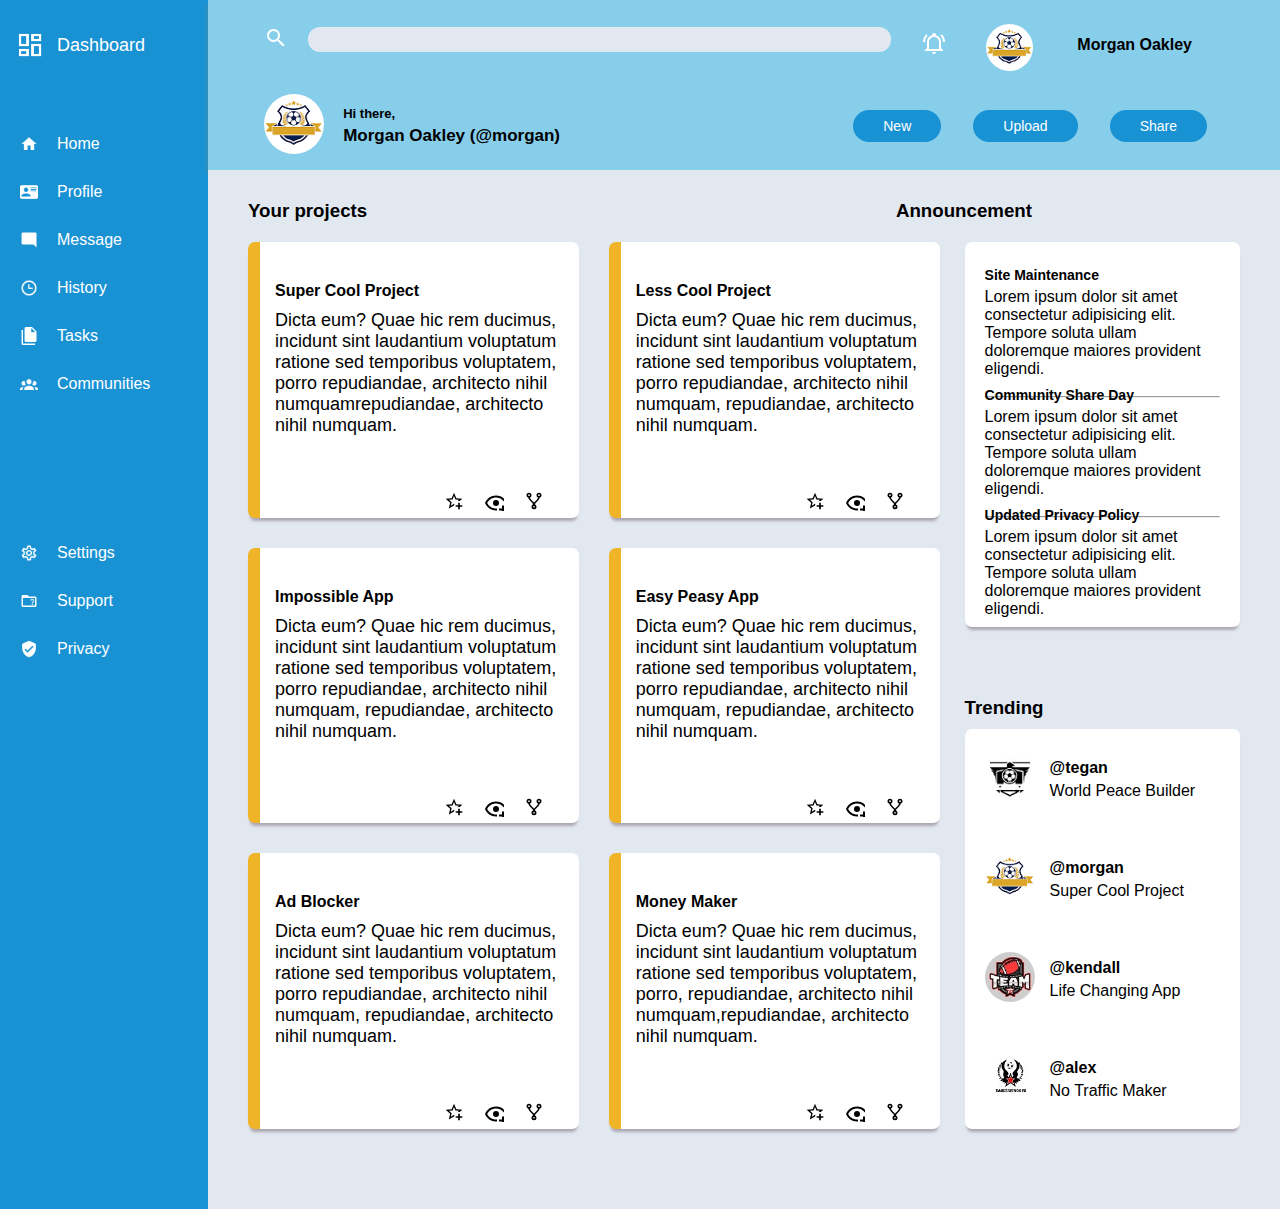
<file: index.html>
<!DOCTYPE html>
<html lang="en">
  <head>
    <meta charset="UTF-8" />
    <meta http-equiv="X-UA-Compatible" content="IE=edge" />
    <meta name="viewport" content="width=device-width, initial-scale=1.0" />
    <link rel="stylesheet" href="style.css" />
    <title>Document</title>
  </head>
  <body>
    <!-- Main container -->
    <main class="main-container">
      <aside>
        <nav>
          <div class="navbar_header">
            <img src="images/view-dashboard-outline.png" alt="dashboard" />
            <h1>Dashboard</h1>
          </div>

          <ul class="navbar_list">
            <li>
              <img src="images/home.png" alt="Home" class="navbar_icons" />Home
            </li>

            <li>
              <img
                src="images/card-account-details.png"
                alt="profile"
                class="navbar_icons"
              />Profile
            </li>
            <li>
              <img
                src="images/message-reply.png"
                alt="message"
                class="navbar_icons"
              />Message
            </li>

            <li>
              <img
                src="images/clock-time-three-outline.png"
                alt="clock"
                class="navbar_icons"
              />History
            </li>

            <li>
              <img
                src="images/file-multiple.png"
                alt="tasks"
                class="navbar_icons"
              />Tasks
            </li>

            <li>
              <img
                src="images/account-group.png"
                alt="communities"
                class="navbar_icons"
              />Communities
            </li>

            <!-- extra spacing -->

            <li>
              <img
                src="images/cog-outline.png"
                alt="settings"
                class="navbar_icons"
              />Settings
            </li>

            <li>
              <img
                src="images/folder-question-outline.png"
                alt="support"
                class="navbar_icons"
              />Support
            </li>

            <li>
              <img
                src="images/shield-check.png"
                alt="privacy"
                class="navbar_icons"
              />Privacy
            </li>
          </ul>
        </nav>
      </aside>

      <header>
        <!-- top headers -->
        <div class="header-top">
          <div class="search">
            <div>
              <img src="images/magnify.png" alt="magnify" />
            </div>
            <input type="search" name="search" />
          </div>
          <div class="top_header_side">
            <div class="bell_icon">
              <img src="images/bell-ring-outline.png" alt="bel" />
            </div>
            <div>
              <img
                src="images/dashboard logo.png"
                alt="small logo"
                class="top_logo"
              />
            </div>
            <p>Morgan Oakley</p>
          </div>
        </div>

        <!-- header bottom -->

        <div class="header_bottom">
          <div class="profile_pics">
            <div class="second_logo">
              <img src="images/dashboard logo.png" alt="big logo" />
            </div>
            <div>
              <p class="greetings">Hi there,</p>
              <p class="bottom_name">Morgan Oakley <span>(@morgan)</span></p>
            </div>
          </div>

          <!-- button sec -->
          <div class="button">
            <button class="btn">New</button>
            <button class="btn">Upload</button>
            <button class="btn">Share</button>
          </div>
        </div>
      </header>

      <!-- card section -->
      <section>
        <div class="section_heading">
          <h3>Your projects</h3>
          <h3>Announcement</h3>
        </div>
        <div class="section_content">
          <article class="first_article">
            <div class="card_content">
              <!-- individual cards -->
              <div>
                <h5>Super Cool Project</h5>
                <p>
                  Dicta eum? Quae hic rem ducimus, incidunt sint laudantium
                  voluptatum ratione sed temporibus voluptatem, porro
                  repudiandae, architecto nihil numquamrepudiandae, architecto
                  nihil numquam.
                </p>
              </div>
              <div class="cards_icons">
                <ul class="cards-ul">
                  <li>
                    <img src="images/star-plus-outline.svg" alt="star_plus" />
                  </li>
                  <li>
                    <img src="images/eye-plus-outline.svg" alt="eye_plus" />
                  </li>
                  <li>
                    <img src="images/source-fork.svg" alt="source_fork" />
                  </li>
                </ul>
              </div>
            </div>
            <div class="card_content">
              <div>
                <h5>Less Cool Project</h5>
                <p>
                  Dicta eum? Quae hic rem ducimus, incidunt sint laudantium
                  voluptatum ratione sed temporibus voluptatem, porro
                  repudiandae, architecto nihil numquam, repudiandae, architecto
                  nihil numquam.
                </p>
              </div>
              <div class="cards_icons">
                <ul class="cards-ul">
                  <li>
                    <img src="images/star-plus-outline.svg" alt="star_plus" />
                  </li>
                  <li>
                    <img src="images/eye-plus-outline.svg" alt="eye_plus" />
                  </li>
                  <li>
                    <img src="images/source-fork.svg" alt="source_fork" />
                  </li>
                </ul>
              </div>
            </div>

            <div class="card_content">
              <div>
                <h5>Impossible App</h5>
                <p>
                  Dicta eum? Quae hic rem ducimus, incidunt sint laudantium
                  voluptatum ratione sed temporibus voluptatem, porro
                  repudiandae, architecto nihil numquam, repudiandae, architecto
                  nihil numquam.
                </p>
              </div>
              <div class="cards_icons">
                <ul class="cards-ul">
                  <li>
                    <img src="images/star-plus-outline.svg" alt="star_plus" />
                  </li>
                  <li>
                    <img src="images/eye-plus-outline.svg" alt="eye_plus" />
                  </li>
                  <li>
                    <img src="images/source-fork.svg" alt="source_fork" />
                  </li>
                </ul>
              </div>
            </div>
            <div class="card_content">
              <div>
                <h5>Easy Peasy App</h5>
                <p>
                  Dicta eum? Quae hic rem ducimus, incidunt sint laudantium
                  voluptatum ratione sed temporibus voluptatem, porro
                  repudiandae, architecto nihil numquam, repudiandae, architecto
                  nihil numquam.
                </p>
              </div>
              <div class="cards_icons">
                <ul class="cards-ul">
                  <li>
                    <img src="images/star-plus-outline.svg" alt="star_plus" />
                  </li>
                  <li>
                    <img src="images/eye-plus-outline.svg" alt="eye_plus" />
                  </li>
                  <li>
                    <img src="images/source-fork.svg" alt="source_fork" />
                  </li>
                </ul>
              </div>
            </div>
            <div class="card_content">
              <div>
                <h5>Ad Blocker</h5>
                <p>
                  Dicta eum? Quae hic rem ducimus, incidunt sint laudantium
                  voluptatum ratione sed temporibus voluptatem, porro
                  repudiandae, architecto nihil numquam, repudiandae, architecto
                  nihil numquam.
                </p>
              </div>
              <div class="cards_icons">
                <ul class="cards-ul">
                  <li>
                    <img src="images/star-plus-outline.svg" alt="star_plus" />
                  </li>
                  <li>
                    <img src="images/eye-plus-outline.svg" alt="eye_plus" />
                  </li>
                  <li>
                    <img src="images/source-fork.svg" alt="source_fork" />
                  </li>
                </ul>
              </div>
            </div>
            <div class="card_content">
              <div>
                <h5>Money Maker</h5>
                <p>
                  Dicta eum? Quae hic rem ducimus, incidunt sint laudantium
                  voluptatum ratione sed temporibus voluptatem, porro,
                  repudiandae, architecto nihil numquam,repudiandae, architecto
                  nihil numquam.
                </p>
              </div>
              <div class="cards_icons">
                <ul class="cards-ul">
                  <li>
                    <img src="images/star-plus-outline.svg" alt="star_plus" />
                  </li>
                  <li>
                    <img src="images/eye-plus-outline.svg" alt="eye_plus" />
                  </li>
                  <li>
                    <img src="images/source-fork.svg" alt="source_fork" />
                  </li>
                </ul>
              </div>
            </div>
          </article>

          <div class=".announcement_trend">
            <div class="announcement">
              <article class="second_article">
                <ul class="announce_ul">
                  <li class="listed_annouce">
                    <h5>Site Maintenance</h5>
                    <p>
                      Lorem ipsum dolor sit amet consectetur adipisicing elit.
                      Tempore soluta ullam doloremque maiores provident
                      eligendi.
                    </p>
                    <br />
                    <hr />
                  </li>
                  <li class="listed_annouce">
                    <h5>Community Share Day</h5>
                    <p>
                      Lorem ipsum dolor sit amet consectetur adipisicing elit.
                      Tempore soluta ullam doloremque maiores provident
                      eligendi.
                    </p>
                    <br />
                    <hr />
                  </li>
                  <li class="listed_annouce">
                    <h5>Updated Privacy Policy</h5>
                    <p>
                      Lorem ipsum dolor sit amet consectetur adipisicing elit.
                      Tempore soluta ullam doloremque maiores provident
                      eligendi.
                    </p>
                  </li>
                </ul>
              </article>
            </div>

            <!-- Trending  -->
            <div class="trending">
              <h3>Trending</h3>
              <article class="third_article">
                <ul class="trending_list">
                  <li class="trends">
                    <div>
                      <img src="images/first2_logo.jpg" alt="first_logo1" />
                    </div>
                    <div>
                      <p class="trend_names">@tegan</p>
                      <p>World Peace Builder</p>
                    </div>
                  </li>
                  <li class="trends">
                    <div>
                      <img src="images/dashboard logo.png" alt="first_logo1" />
                    </div>
                    <div>
                      <p class="trend_names">@morgan</p>
                      <p>Super Cool Project</p>
                    </div>
                  </li>
                  <li class="trends">
                    <div>
                      <img src="images/third_logo.jpg" alt="first_logo1" />
                    </div>
                    <div>
                      <p class="trend_names">@kendall</p>
                      <p>Life Changing App</p>
                    </div>
                  </li>
                  <li class="trends">
                    <div>
                      <img src="images/last_logo.jpg" alt="first_logo1" />
                    </div>
                    <div>
                      <p class="trend_names">@alex</p>
                      <p>No Traffic Maker</p>
                    </div>
                  </li>
                </ul>
              </article>
            </div>
          </div>
        </div>
      </section>
    </main>
  </body>
</html>
</file>
<file: style.css>
root {
  --font-family: "Crete Round", serif;
  --font-family: "Inter", sans-serif;
  --font-family: "Josefin Sans", sans-serif;
  --light-gray: #e2e8f0;
  --dark-yellow: #f0b429;
  --gray: #a3a3a3;
  --gray-blue: #e0f2fe;
}

* {
  box-sizing: border-box;
  padding: 0;
  margin: 0;
  font-family: "roboto", sans-serif;
}
/* styling of the main container */

.main-container {
  display: grid;
  grid-template-columns: 13rem repeat(3, 1fr);
  grid-template-rows: 170px repeat(4, 1fr);
}

aside {
  grid-column: 1 / 2;
  grid-row: 1 / 6;
  background-color: #1992d4;
}
/* styling of the navigation bar */

nav .navbar_header {
  padding-top: 30px;
  color: white;
  display: flex;
  flex-direction: row;
  padding-bottom: 60px;
}

nav .navbar_header img {
  display: flex;
  align-items: center;
  justify-content: flex-start;
  width: 45px;
  margin-right: 12px;
  padding-left: 15px;
}

nav .navbar_header h1 {
  padding-top: 5px;
  font-size: 18px;
  font-weight: normal;
}

nav .navbar_list li {
  display: flex;
  padding-left: 20px;
  color: white;
  flex-direction: row;
  align-items: center;
  justify-content: flex-start;
  padding: 15px;
  padding-left: 20px;
}

nav .navbar_icons {
  color: white;
  display: flex;
  flex-direction: column;
  list-style: none;
  width: 18px;
  margin-right: 19px;
}

nav > ul :nth-child(7) {
  padding-top: 8.5rem;
}

/* header styling */

header {
  grid-column: 2 / 5;
  background-color: skyblue;
  box-shadow: 0px 4px 5px -1px #7e7e7f;
  padding: 1.5rem 3rem 2rem 3.5rem;
}

header .header-top {
  display: grid;
  grid-template-columns: 1fr max-content;
  margin-bottom: 2.5rem;
  height: 30px;
}

header .search {
  display: flex;
  align-items: center;
  width: 100%;
  margin-bottom: 60px;
}

header > img {
  padding-top: 5px;
}

header .search > input {
  display: inline-block;
  border: none;
  background-color: #e2e8f0;
  width: min(90%, 37rem);
  padding: 0.3rem 1.5rem;
  margin-left: 1.25rem;
  border-radius: 12px;
}

header .top_header_side {
  display: flex;
  justify-content: space-around;
  align-items: center;
  font-weight: bold;
  padding-bottom: 40px;
  padding-right: 40px;
}

header .top_header_side img {
  border-radius: 50%;
  margin-left: 10px;
  margin-right: 20px;
}

header .top_logo {
  width: 50%;
}

header .bell_icon {
  margin-right: 10px;
  padding-bottom: 10px;
}

header .top_header_side p {
  font-size: 16px;
  padding-bottom: 10px;
  padding-left: 7px;
}

header .header_bottom {
  display: flex;
  justify-content: space-between;
  align-items: center;
}

header .profile_pics {
  display: flex;
  align-items: center;
  gap: 1.2rem;
}

header .second_logo img {
  width: 60px;
  border-radius: 50%;
}

header .greetings {
  margin-bottom: 5px;
  font-size: small;
  font-weight: bold;
}

header .bottom_name {
  font-size: 17px;
  font-weight: bolder;
}

header .button {
  display: flex;
  justify-content: flex-end;
  align-items: center;
  gap: 2rem;
  padding-right: 25px;
}

header .btn {
  background-color: #1992d4;
  color: white;
  border: none;
  padding: 8px 30px;
  font-size: 14px;
  border-radius: 20px;
}

button :hover {
  background-color: aqua;
}

/* section styling */

section {
  grid-column: 2 / 5;
  grid-row: 2 / 6;
  gap: 20px;
  background-color: #e2e8f0;
  padding: 30px 20px 40px 20px;
}

section .section_heading {
  display: flex;
  justify-content: space-between;
  margin-right: 195px;
  margin-left: 20px;
  padding-right: 33px;
  font-size: 1rem;
}

section .section_content {
  display: grid;
  grid-template-areas:
    "cards cards aside"
    "cards cards aside";
  column-gap: 20px;
  row-gap: 20px;
  padding: 20px;
}

section .first_article {
  grid-area: cards;
}

section .card_content {
  background-color: white;
  margin-bottom: 20px;
  margin-right: 5px;
  border-left: 12px solid #f0b429;
  border-radius: 7px;
  box-shadow: 0px 5px 3px -2px #ada7b2;
}

section .card_content h5 {
  font-weight: bold;
  font-size: 16px;
  padding-left: 15px;
  padding-top: 40px;
}

section .card_content p {
  padding-left: 15px;
  padding-top: 10px;
  font-size: 18px;
}

.cards-ul {
  display: flex;
  justify-content: flex-end;
  margin-top: auto;
  padding-top: 55px;
  margin-right: 35px;
}

.cards-ul li {
  list-style: none;
  margin-left: 20px;
}

.cards_icons img {
  width: 20px;
  height: 20px;
}

section .first_article {
  display: grid;
  grid-template-columns: 1fr 1fr;
  grid-area: cards;
  justify-content: center;
  column-gap: 25px;
  row-gap: 10px;
}

/* announcement and trending styling */

section .announcement_trend {
  grid-area: aside;
  display: flex;
  flex-direction: column;
  justify-content: space-between;
  width: 50%;
}

section .second_article {
  border-radius: 7px;
  background-color: white;
  box-shadow: 0px 5px 3px -2px #ada7b2;
  margin-bottom: 70px;
}

section .second_article li {
  list-style: none;
  height: 120px;
}

section .announce_ul {
  padding-top: 25px;
  margin-left: 20px;
  margin-right: 20px;
}

section .announce_ul h5 {
  font-weight: bolder;
  padding-bottom: 5px;
  font-size: 14px;
}

section .third_article > ul li {
  list-style: none;
  height: 100px;
}

section .third_article {
  border-radius: 7px;
  background-color: white;
  box-shadow: 0px 5px 3px -2px #ada7b2;
}

section .third_article img {
  border-radius: 50%;
  width: 50px;
}
section .trending_list .trends {
  display: flex;
  align-items: center;
  margin-left: 20px;
  column-gap: 15px;
}

section .trending h3 {
  margin-bottom: 10px;
}

section .trend_names {
  font-weight: bold;
  margin-bottom: 5px;
}
</file>
